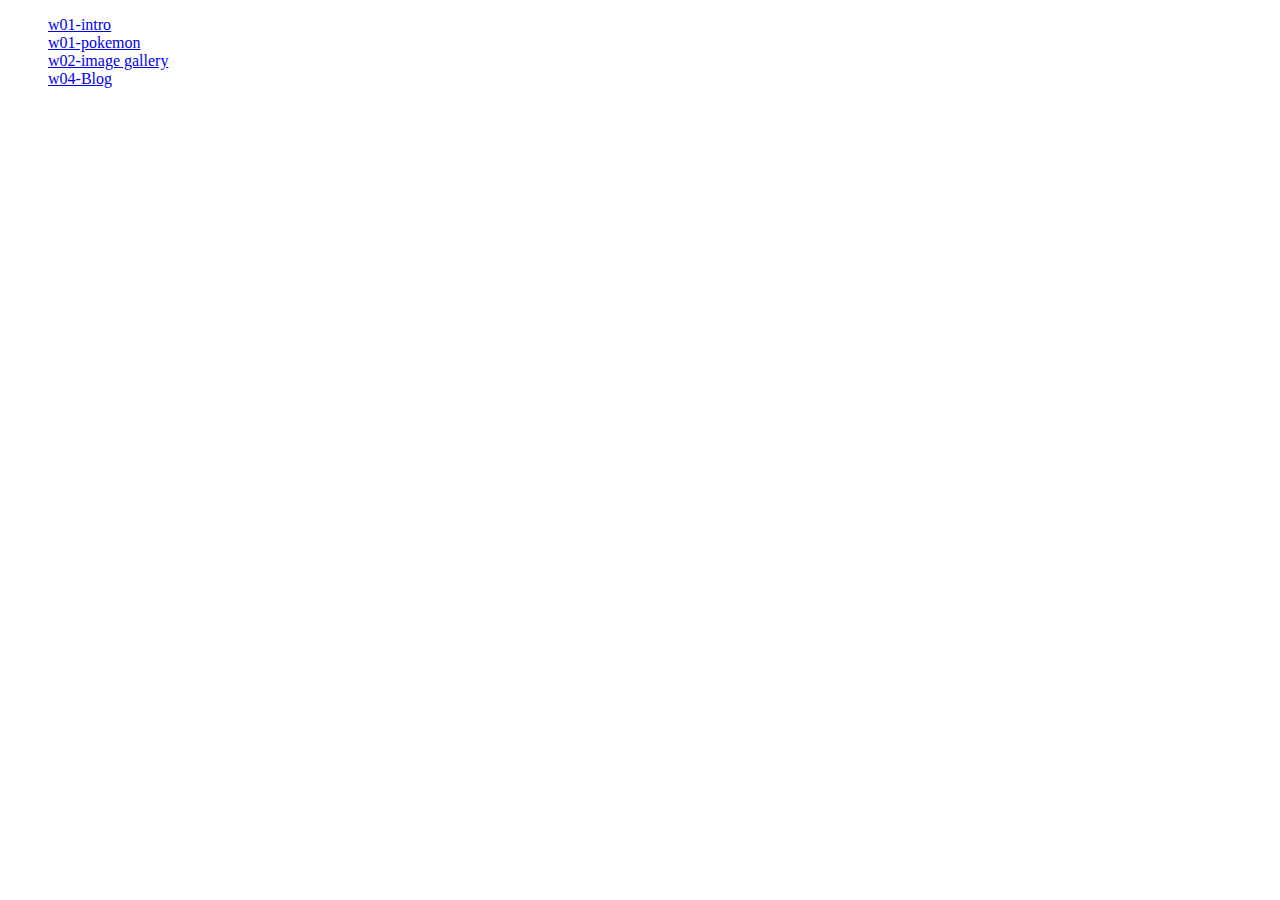
<file: index.html>
<!DOCTYPE html>
<html lang="en">
<head>
    <meta charset="UTF-8">
    <meta http-equiv="X-UA-Compatible" content="IE=edge">
    <meta name="viewport" content="width=device-width, initial-scale=1.0">
    <title>1092 Class Demo</title>
    <style>
        li {
            list-style: none;
        }
    </style>
</head>
<body>
    <ul>
        <li>
            <a href="./w01-intro-pokemon/intro.html">w01-intro</a>
        </li>
        <li>
            <a href="./w01-intro-pokemon/pokemon.html">w01-pokemon</a>
        </li>
        <li>
            <a href="./w02-imgal/imageGallery.html">w02-image gallery</a>
        </li>
        <li>
            <a href="./w04-blog/blog.html">w04-Blog</a>
        </li>
    </ul>
</body>
</html>
</file>
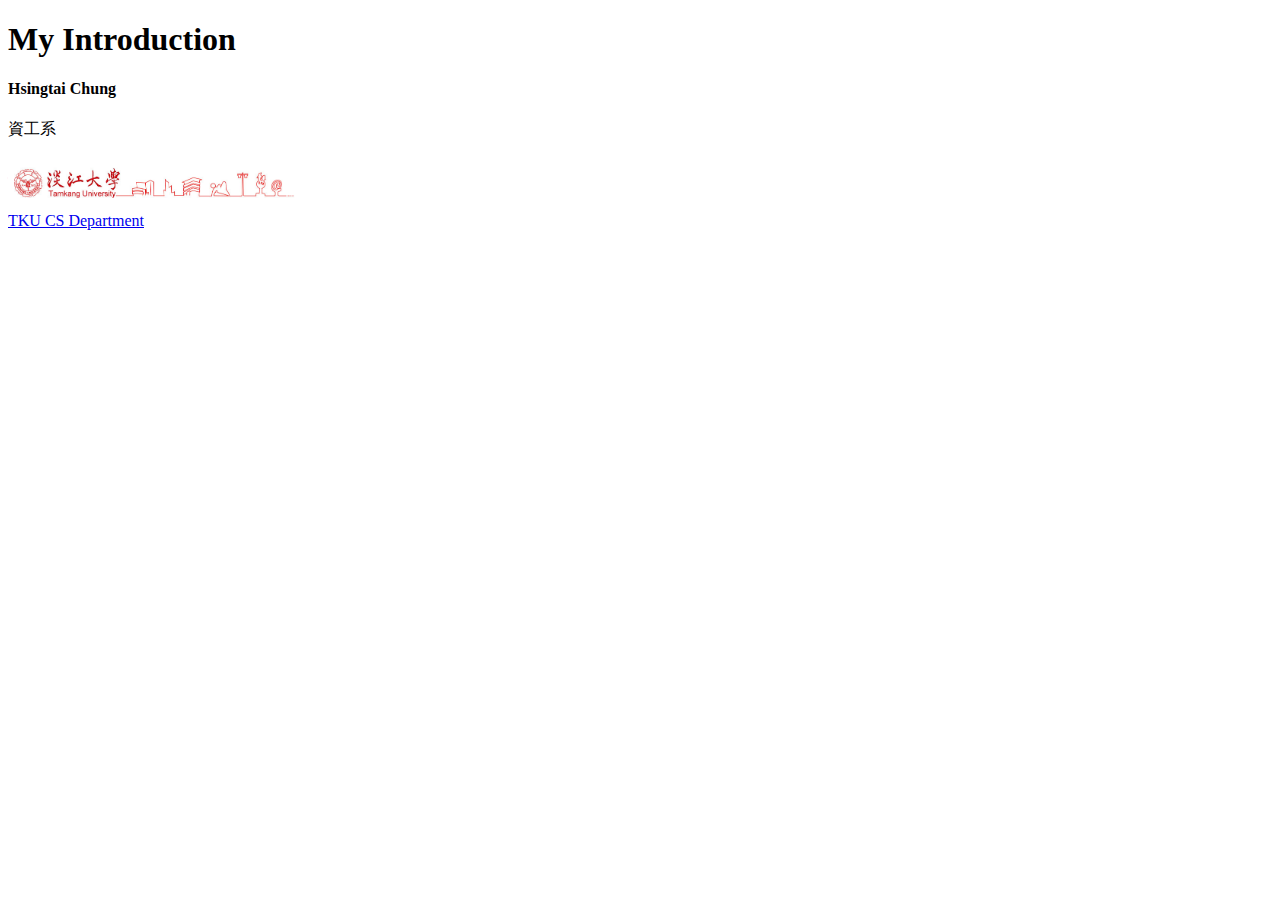
<file: w01-intro-pokemon/intro.html>
<!DOCTYPE html>
<html lang="en">
<head>
    <meta charset="UTF-8">
    <meta name="viewport" content="width=device-width, initial-scale=1.0">
    <title>Introduction</title>
</head>
<body>
    <h1>My Introduction</h1>
    <h4>Hsingtai Chung</h4>
    <p>資工系</p>
    <img src="./tku.PNG" style="width: 300px" alt=""><br>
    <a href="http://www.csie.tku.edu.tw/">TKU CS Department</a>

</body>
</html>
</file>
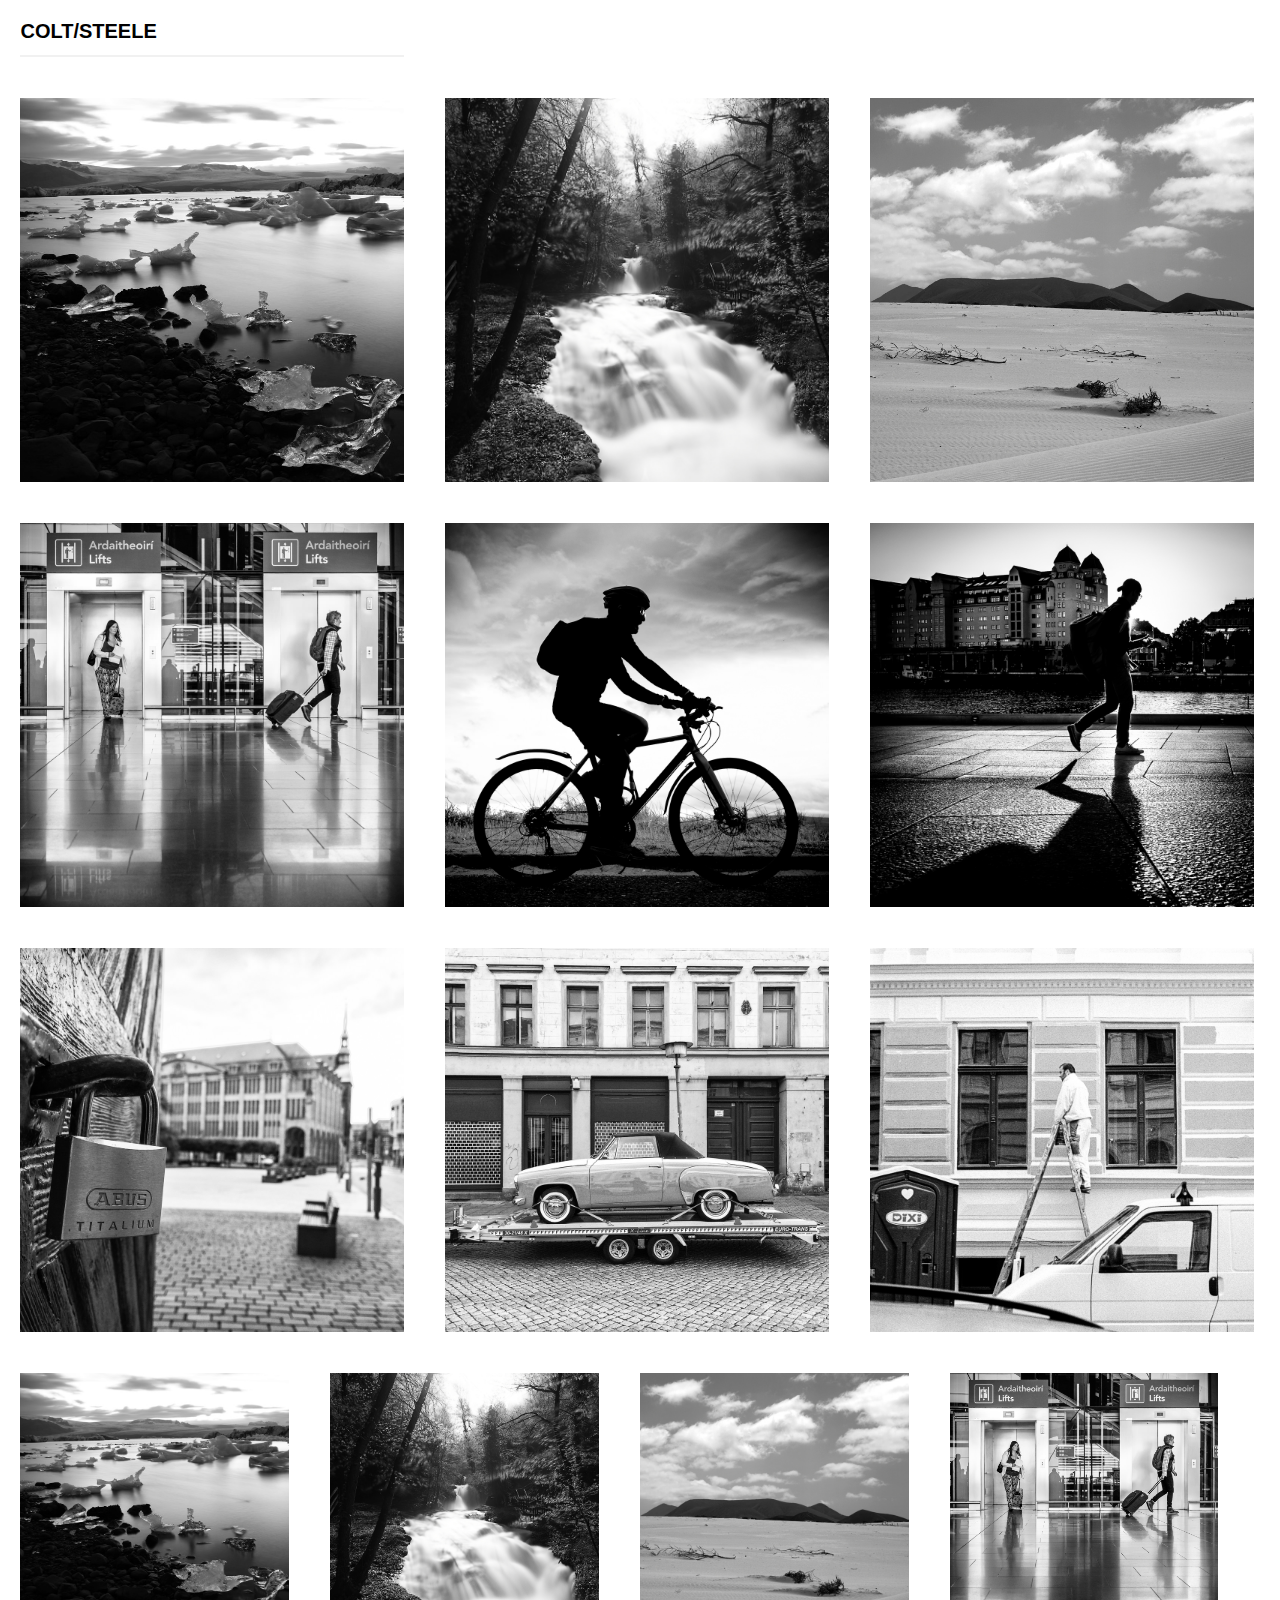
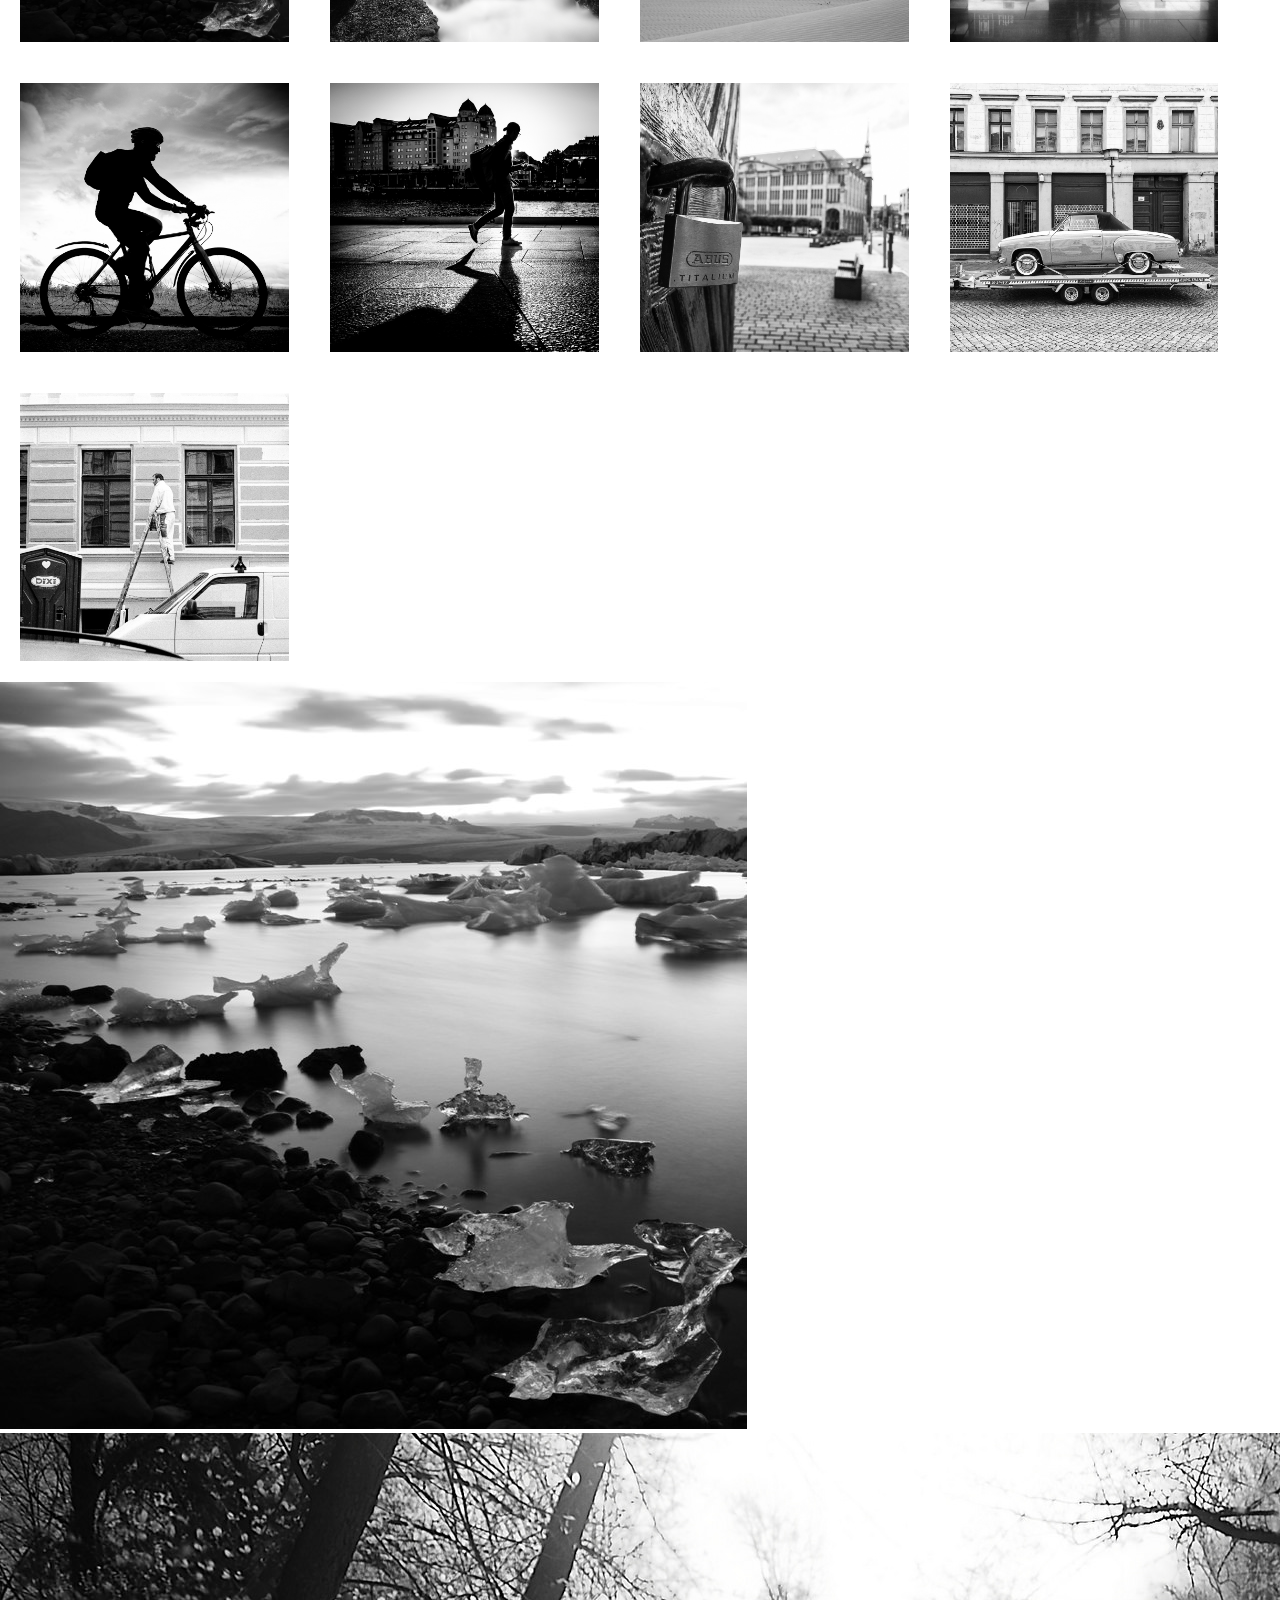
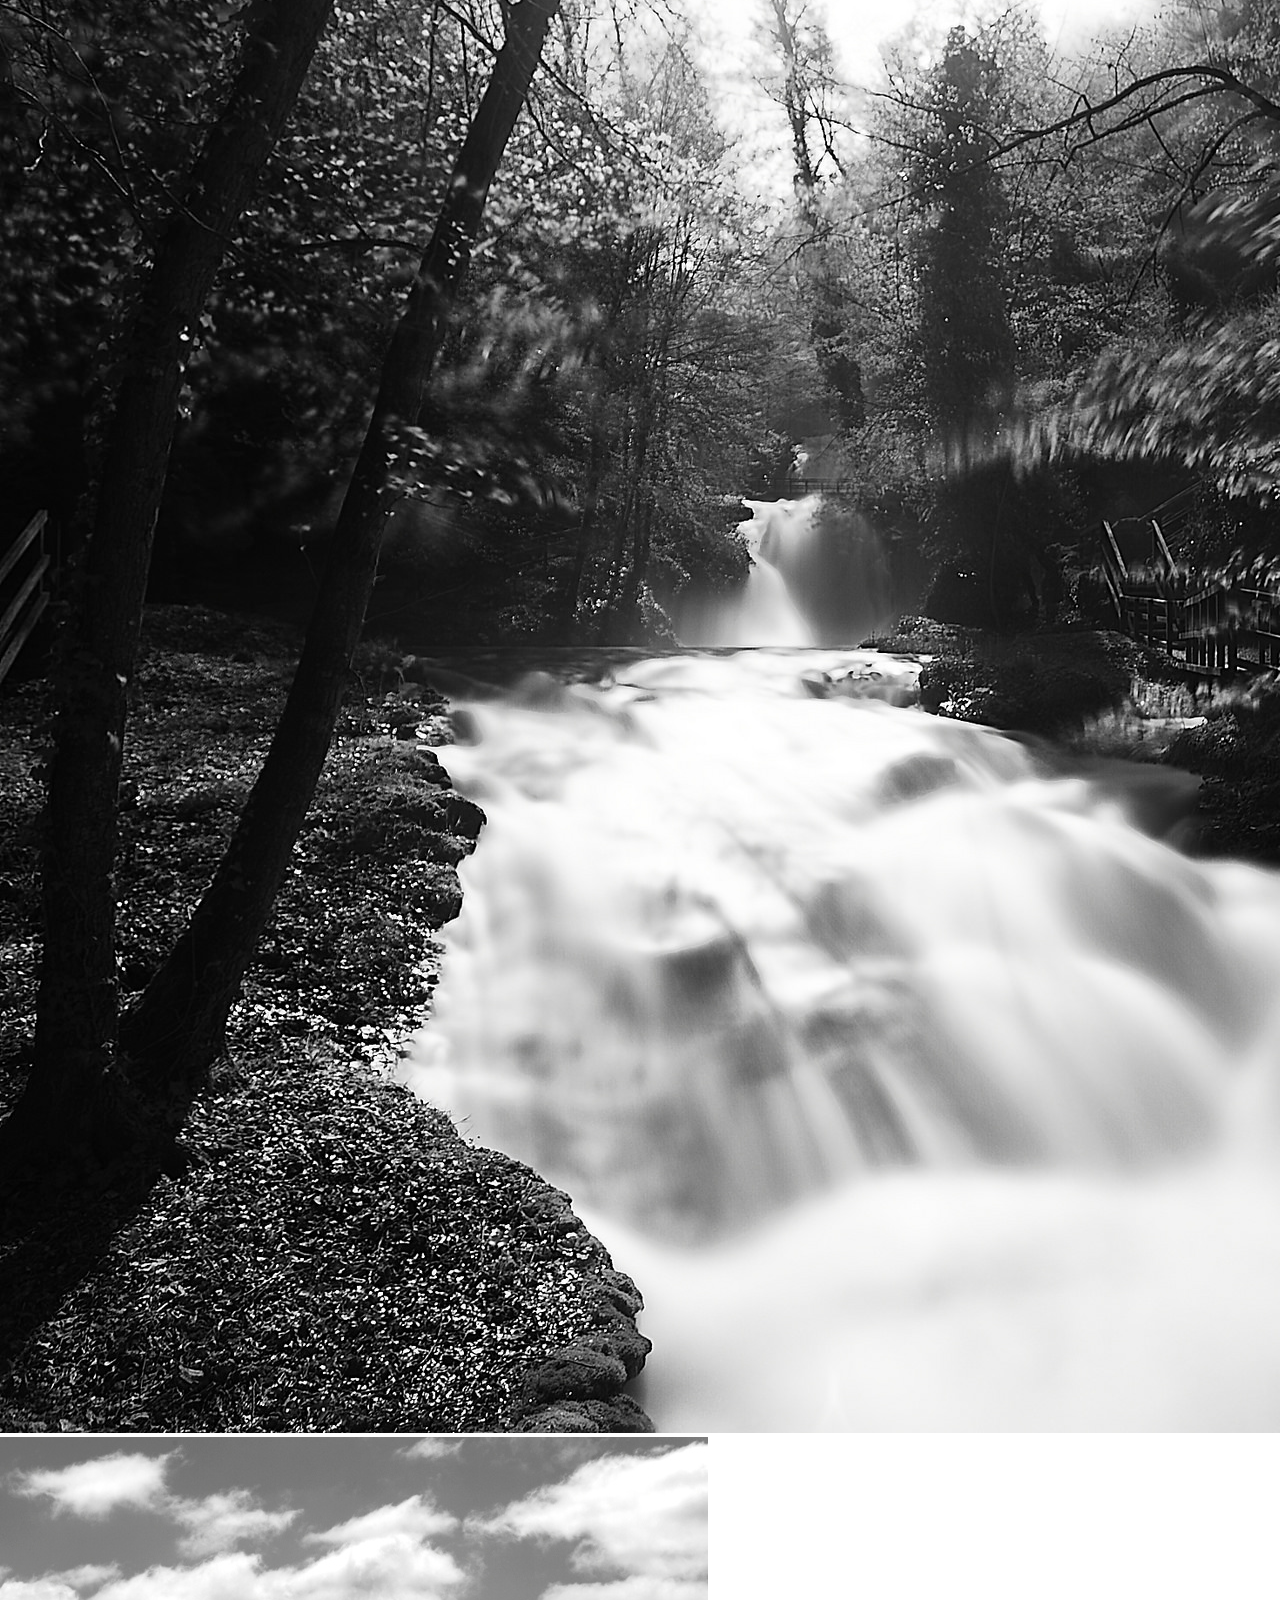
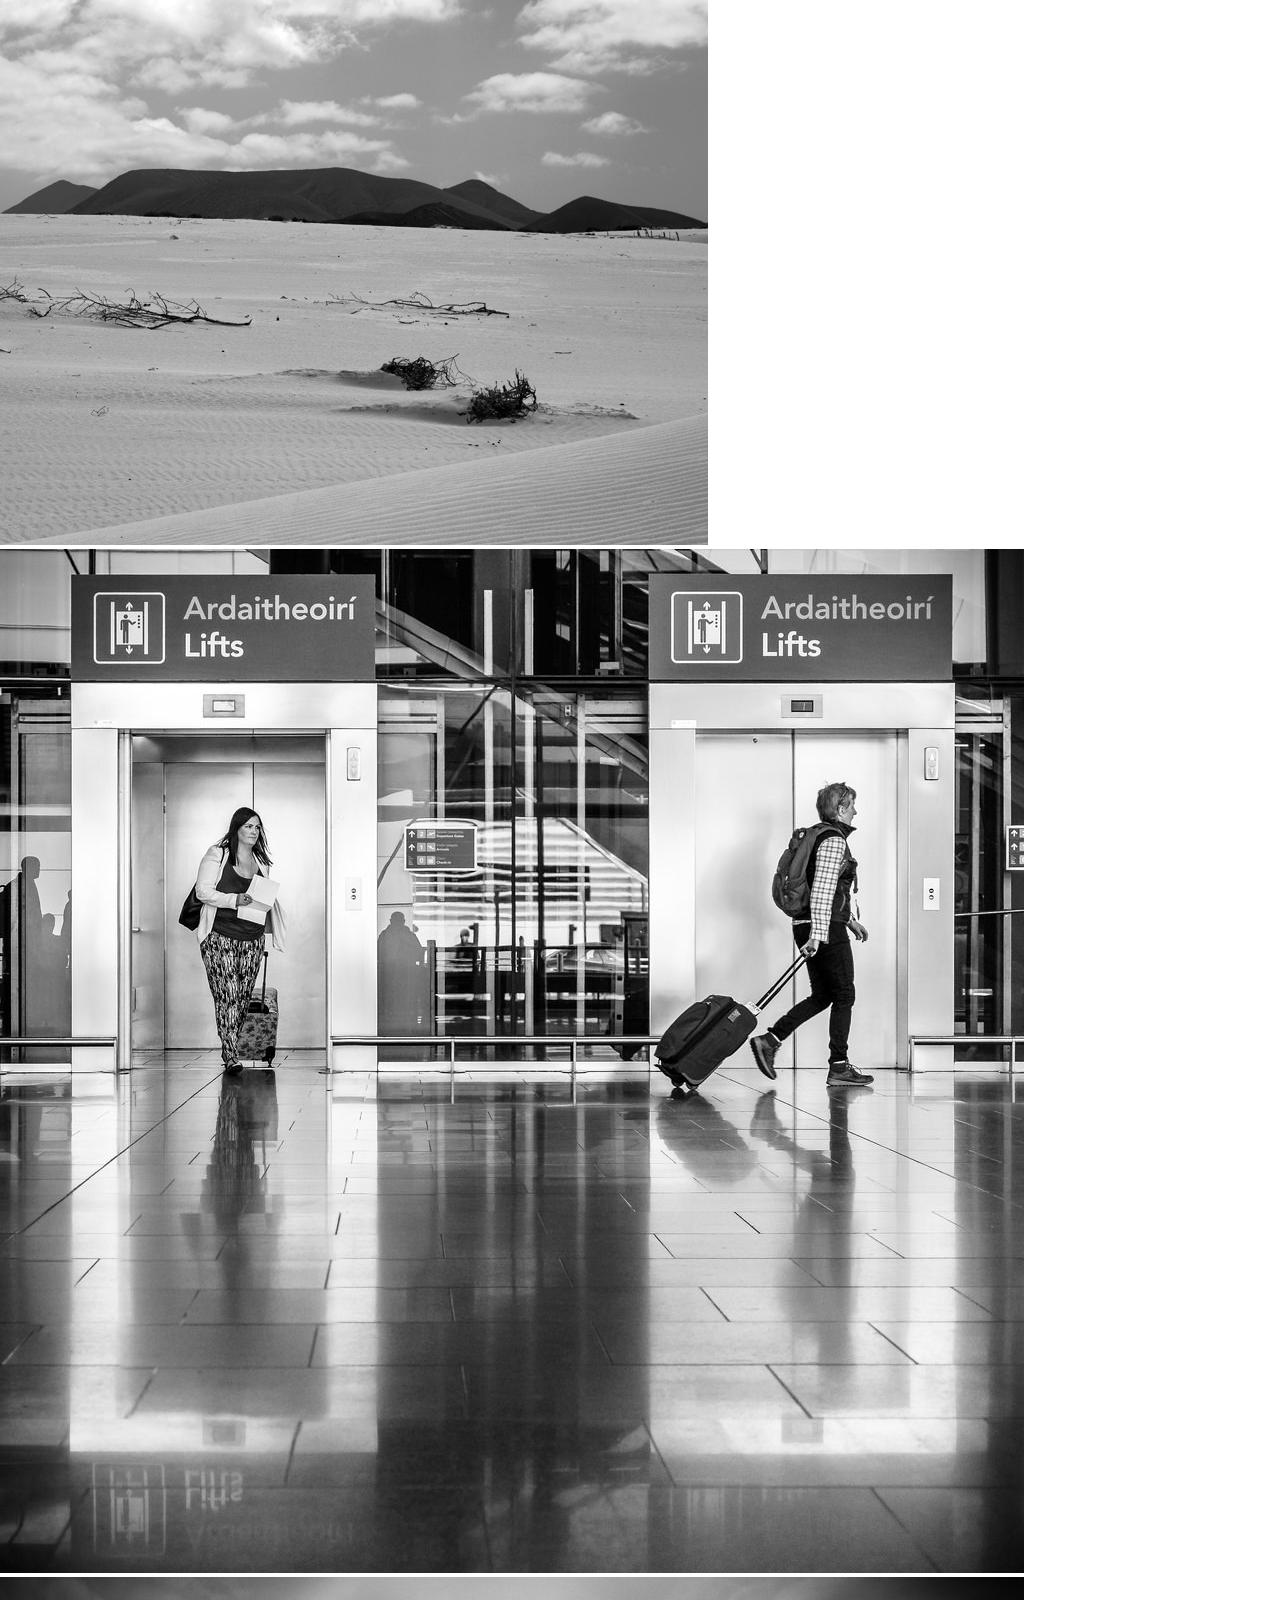
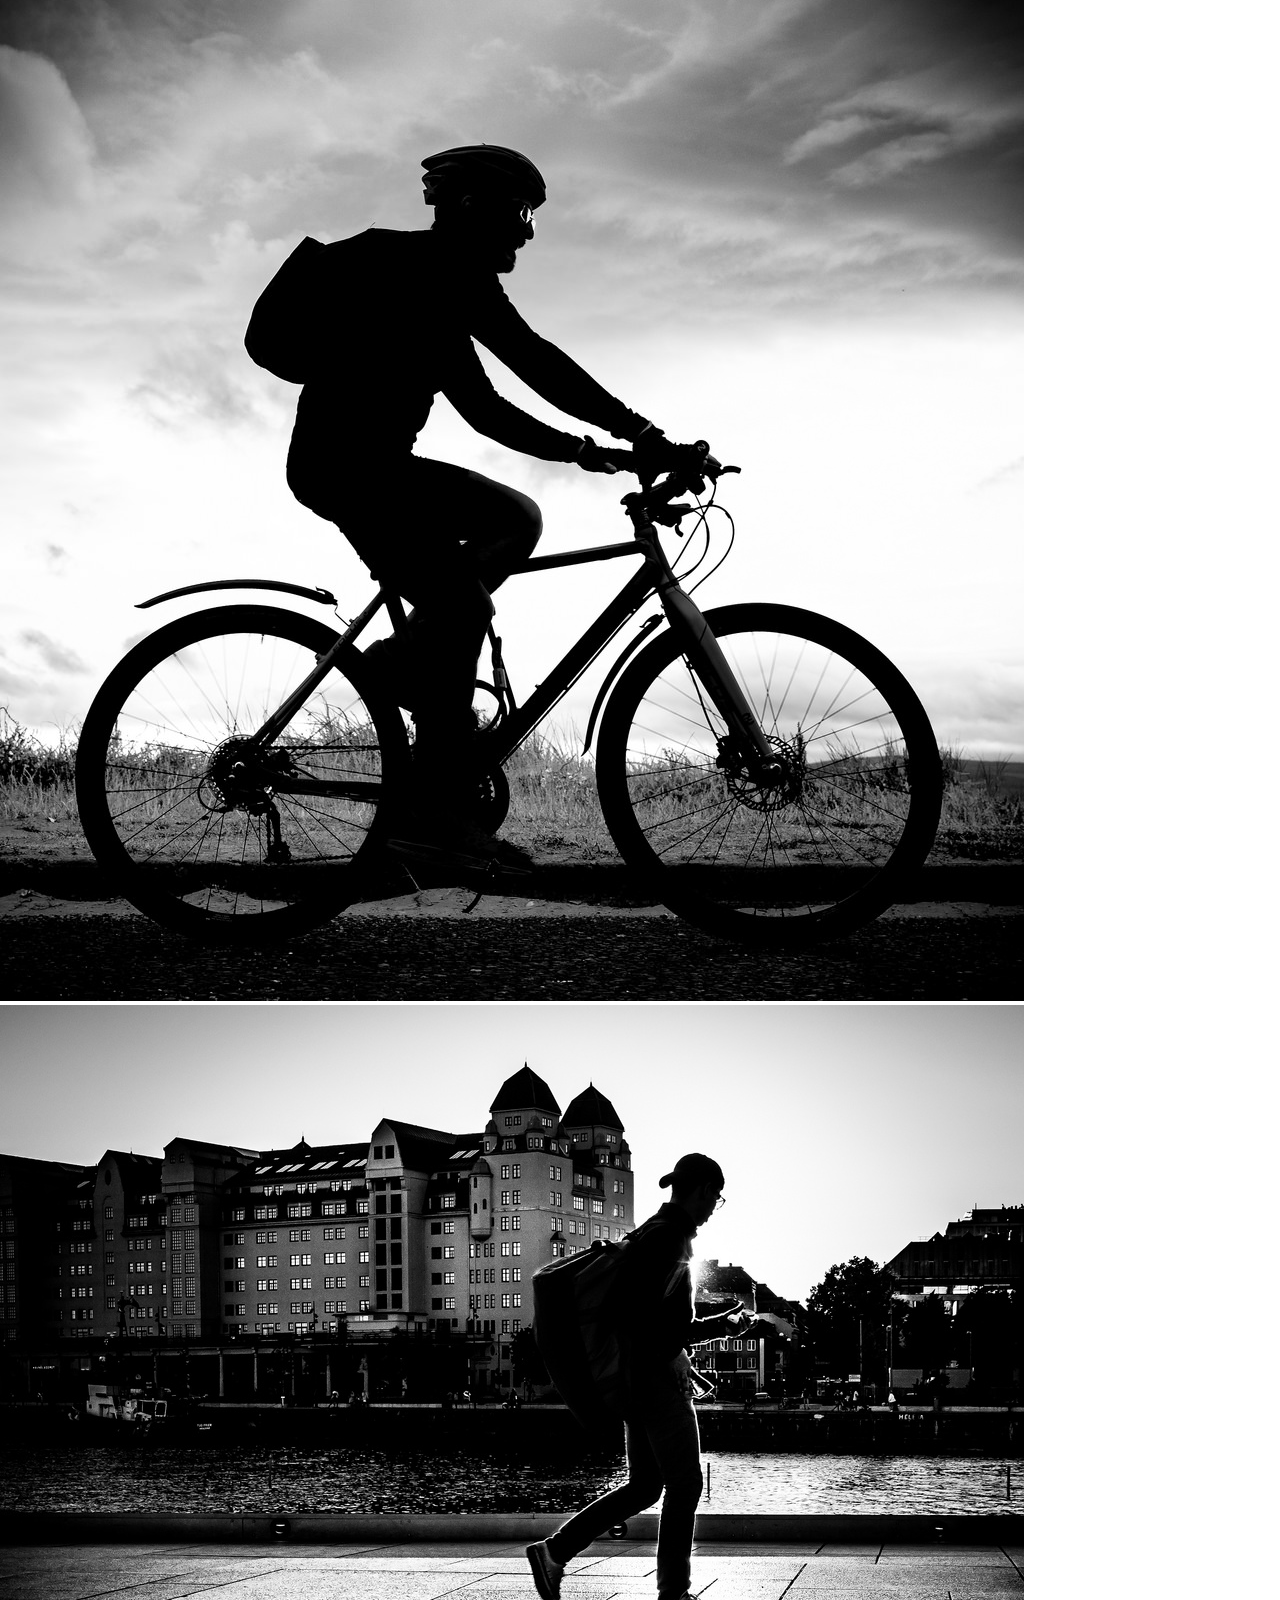
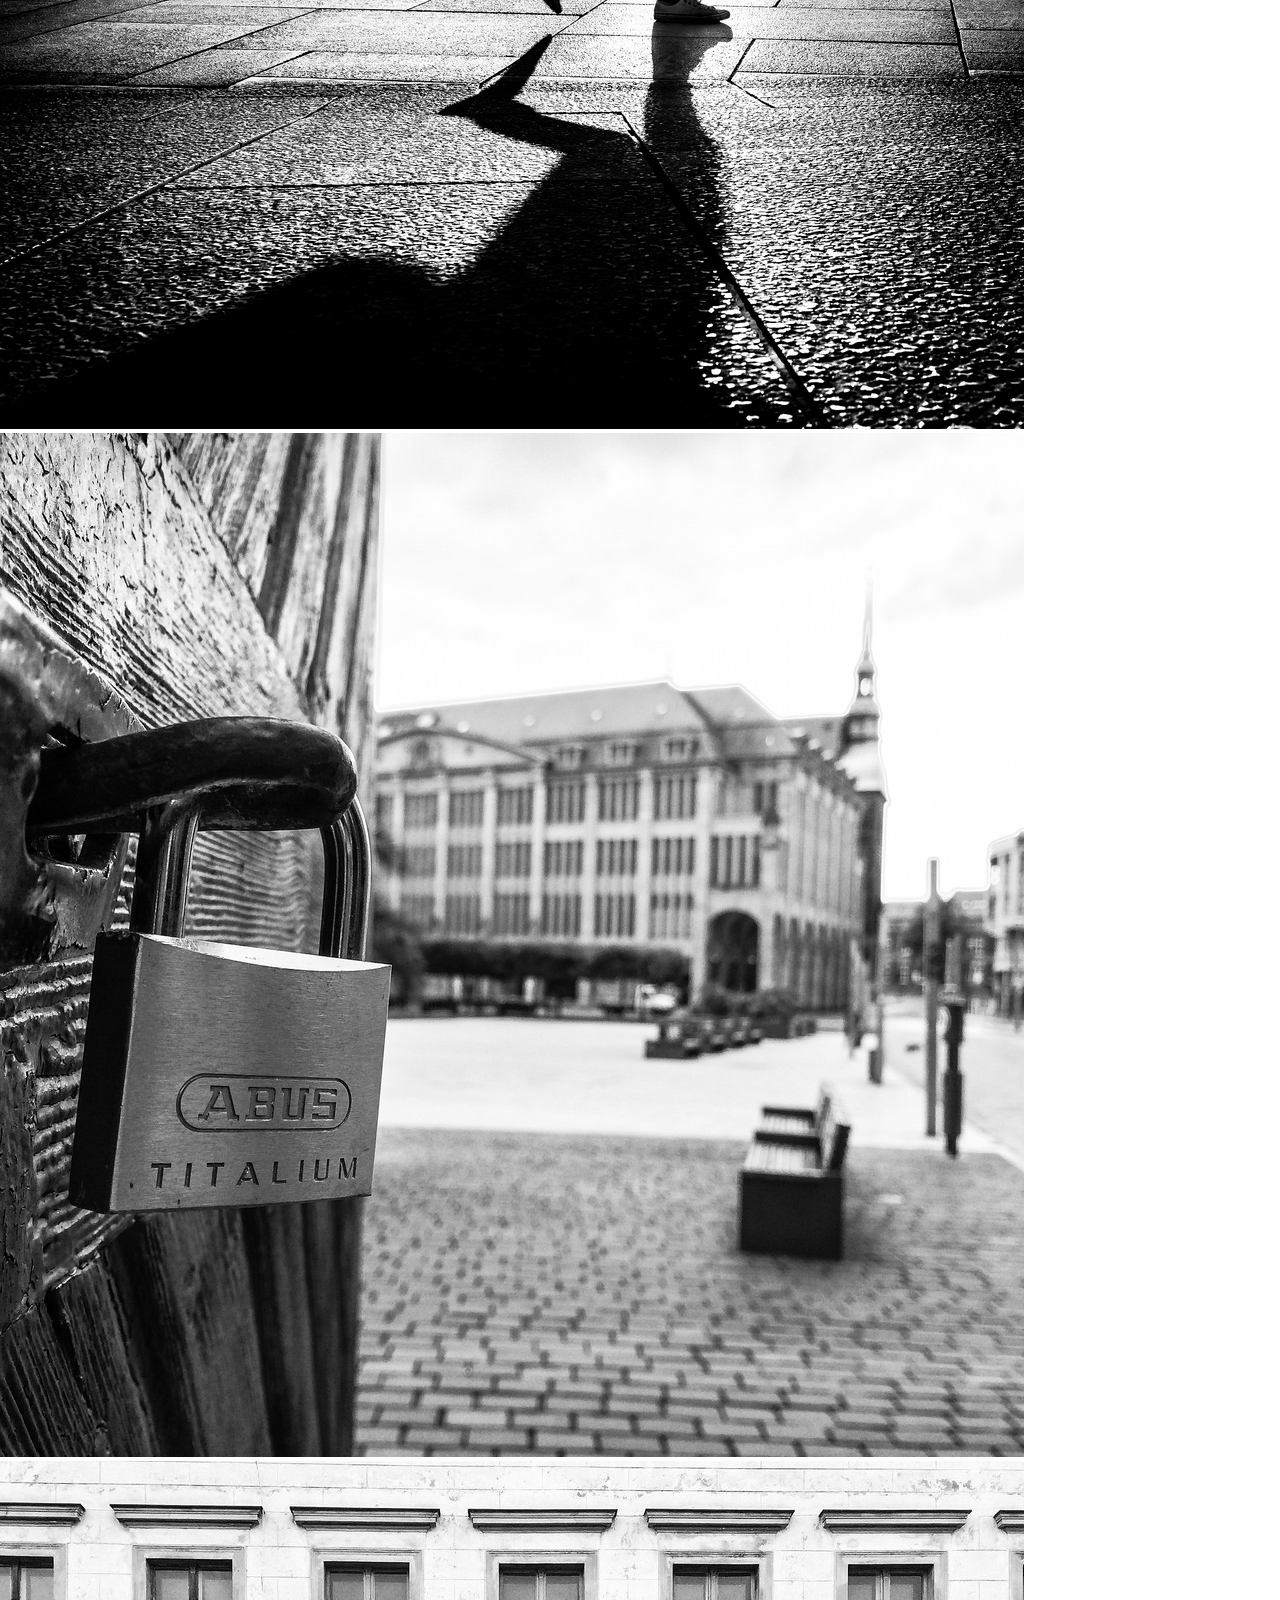
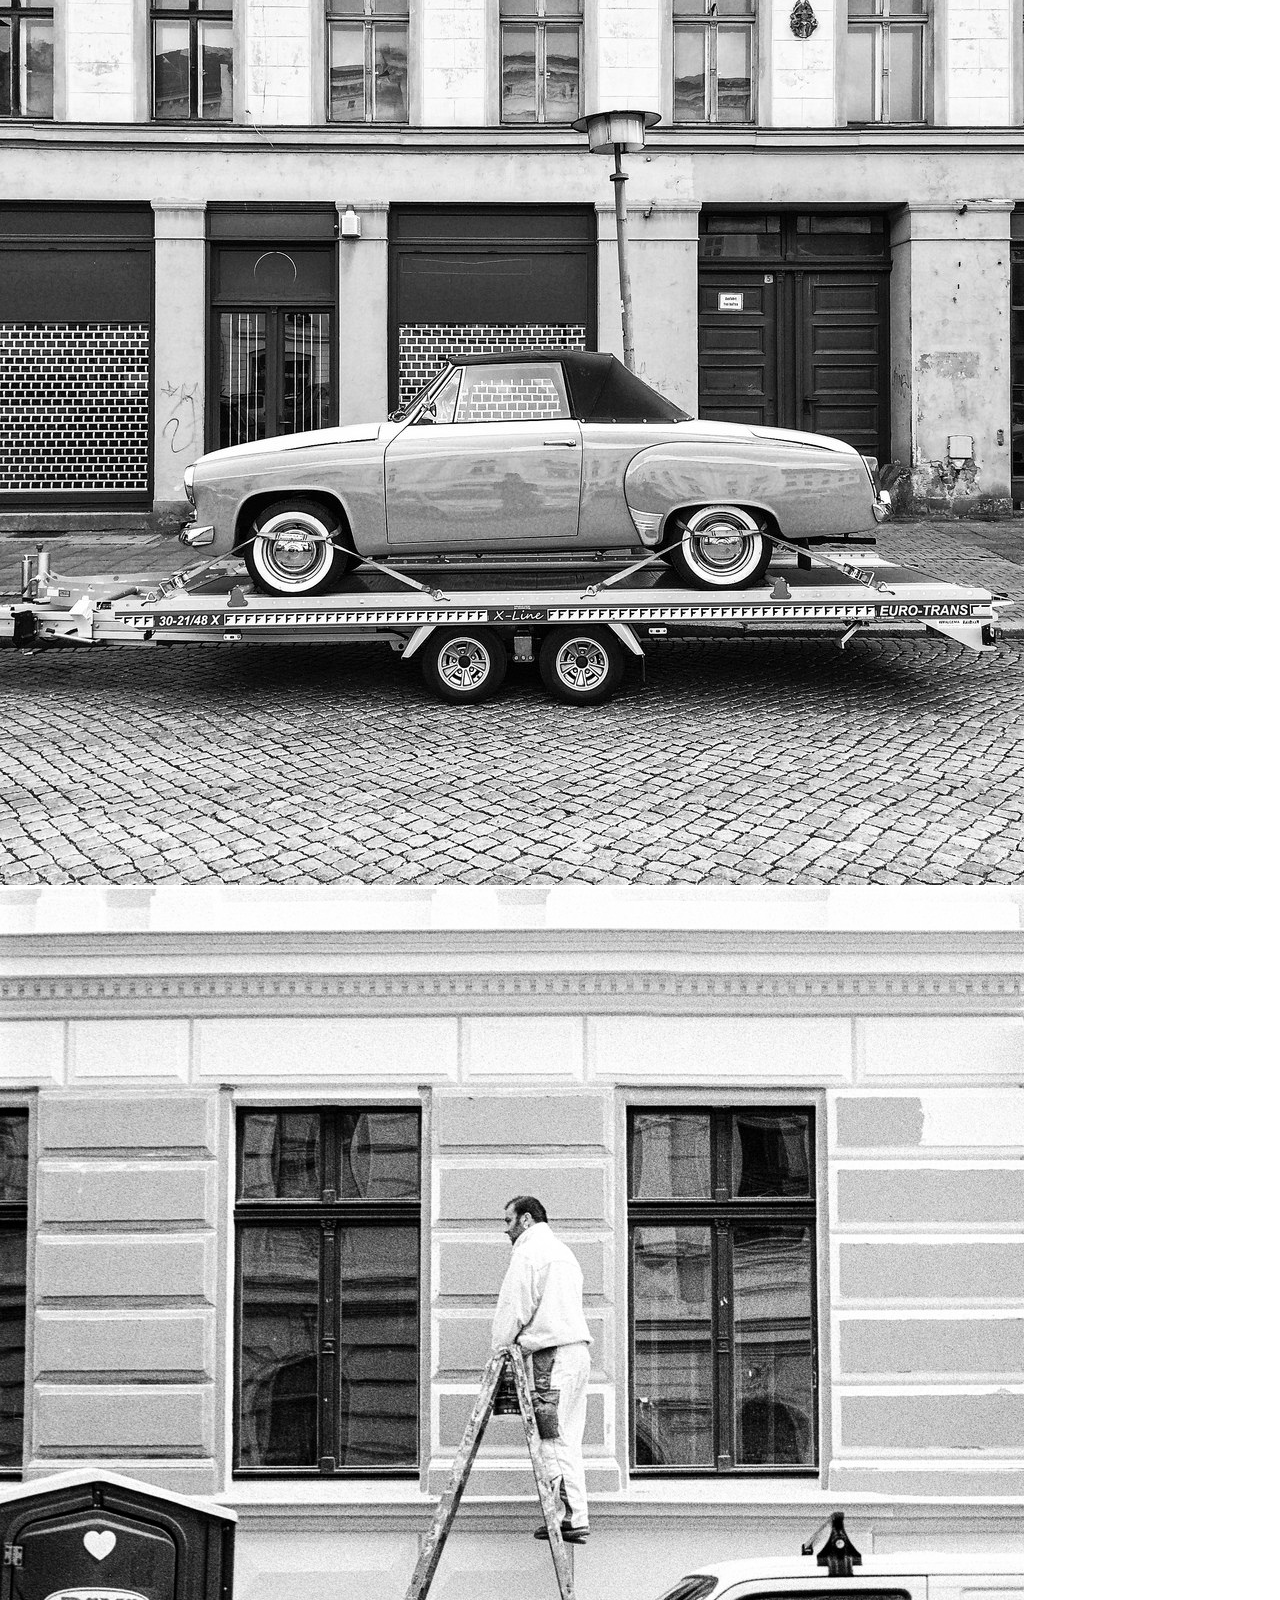
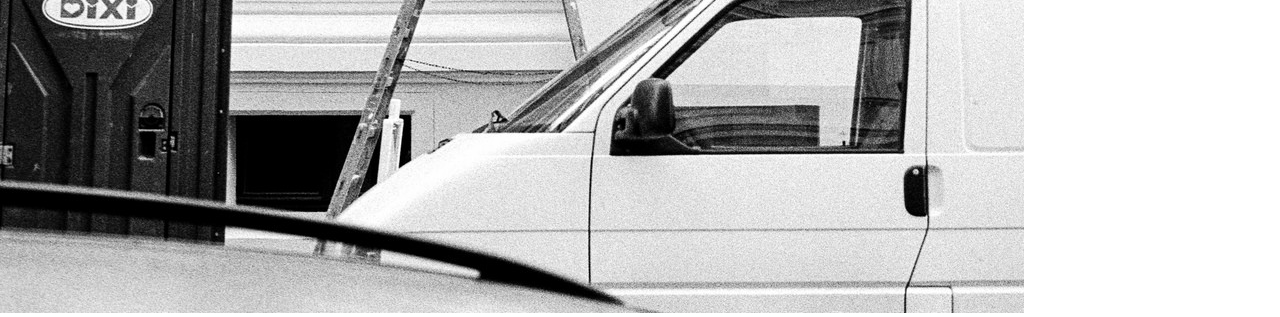
<file: w02-imgal/imageGallery.html>
<!DOCTYPE html>
<html lang="en">
<head>
    <meta charset="UTF-8">
    <meta name="viewport" content="width=device-width, initial-scale=1.0">
    <title>Image Gallery</title>
    <link rel="stylesheet" href="./imageGallery.css">
</head>
<body>
    <p>Colt/Steele</p>
    <div id="line3">
       <img src="./images/img1.jpg" alt="">
       <img src="./images/img2.jpg" alt="">
       <img src="./images/img3.jpg" alt="">
       <img src="./images/img4.jpg" alt="">
       <img src="./images/img5.jpg" alt="">
       <img src="./images/img6.jpg" alt="">
       <img src="./images/img7.jpg" alt="">
       <img src="./images/img8.jpg" alt="">
       <img src="./images/img9.jpg" alt="">
    </div>
    <div id="line4">
        <img src="./images/img1.jpg" alt="">
        <img src="./images/img2.jpg" alt="">
        <img src="./images/img3.jpg" alt="">
        <img src="./images/img4.jpg" alt="">
        <img src="./images/img5.jpg" alt="">
        <img src="./images/img6.jpg" alt="">
        <img src="./images/img7.jpg" alt="">
        <img src="./images/img8.jpg" alt="">
        <img src="./images/img9.jpg" alt="">
     </div>
     <div id="line5">
        <img src="./images/img1.jpg" alt="">
        <img src="./images/img2.jpg" alt="">
        <img src="./images/img3.jpg" alt="">
        <img src="./images/img4.jpg" alt="">
        <img src="./images/img5.jpg" alt="">
        <img src="./images/img6.jpg" alt="">
        <img src="./images/img7.jpg" alt="">
        <img src="./images/img8.jpg" alt="">
        <img src="./images/img9.jpg" alt="">
     </div>
</body>
</html>
</file>
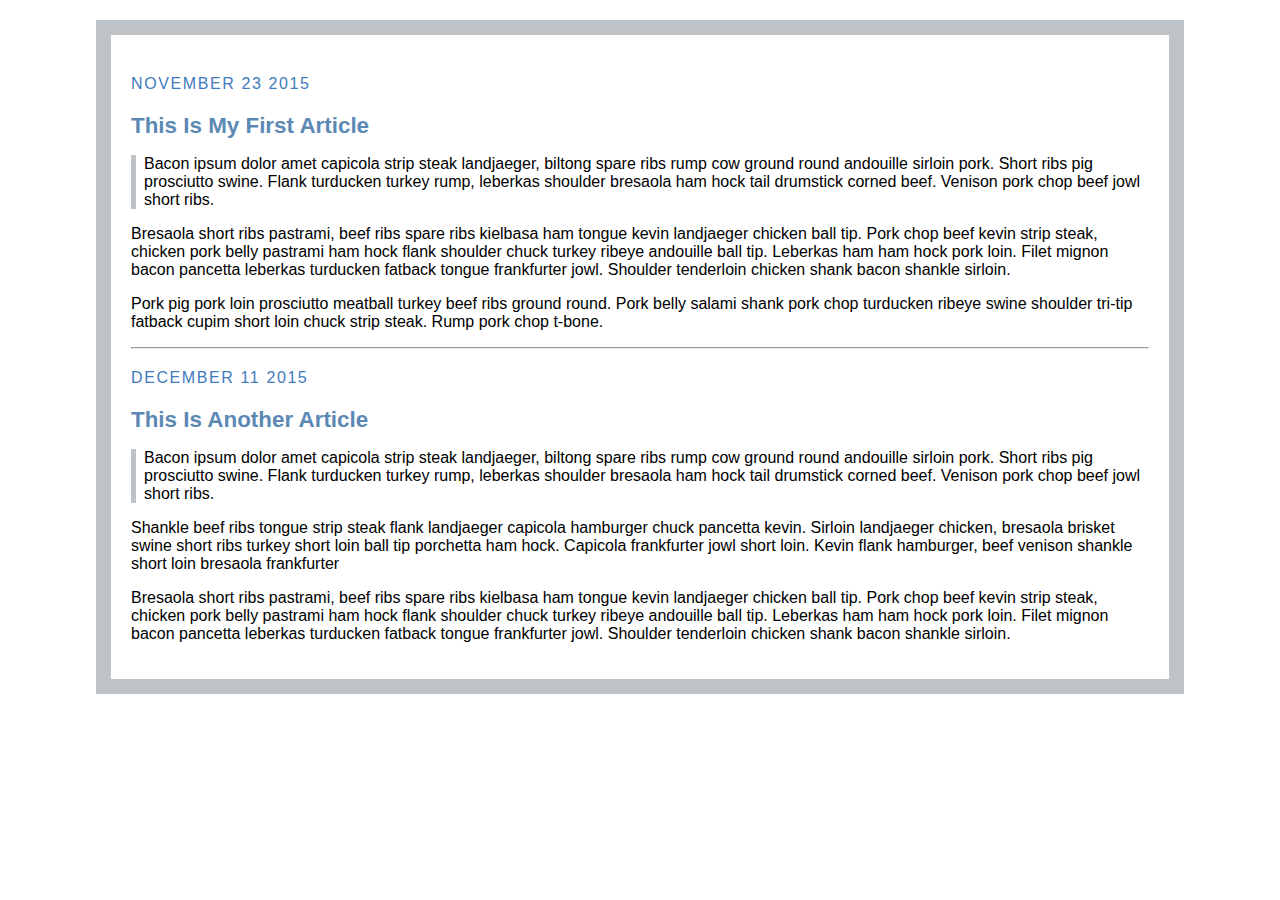
<file: w04-blog/blog.html>
<!DOCTYPE html>
<html>
<head>
	<title>My Blog</title>
	<link rel="stylesheet" type="text/css" href="blog.css">
	<link rel="stylesheet" href="./blog.css">
</head>
<body>

<link href='http://fonts.googleapis.com/css?family=Source+Sans+Pro:400,700,400italic|Source+Code+Pro:400,700' rel='stylesheet' type='text/css'>

<div class="post">
	 
	<div class="date">November 23 2015</div>
	<h2>This Is My First Article</h2>

	<p class="quote">
	Bacon ipsum dolor amet capicola strip steak landjaeger, biltong spare ribs rump cow ground round andouille sirloin pork. Short ribs pig prosciutto swine. Flank turducken turkey rump, leberkas shoulder bresaola ham hock tail drumstick corned beef. Venison pork chop beef jowl short ribs.
	</p>

	<p class="post-info">Bresaola short ribs pastrami, beef ribs spare ribs kielbasa ham tongue kevin landjaeger chicken ball tip. Pork chop beef kevin strip steak, chicken pork belly pastrami ham hock flank shoulder chuck turkey ribeye andouille ball tip. Leberkas ham ham hock pork loin. Filet mignon bacon pancetta leberkas turducken fatback tongue frankfurter jowl. Shoulder tenderloin chicken shank bacon shankle sirloin.</p>

	<p class="post-info">Pork pig pork loin prosciutto meatball turkey beef ribs ground round. Pork belly salami shank pork chop turducken ribeye swine shoulder tri-tip fatback cupim short loin chuck strip steak. Rump pork chop t-bone.</p>
	
</div>

<!-- <hr> -->
<hr>

<div class="post">
	<div class="date">December 11 2015</div>
	<h2>This Is Another Article</h2>

	<p class="quote">
	Bacon ipsum dolor amet capicola strip steak landjaeger, biltong spare ribs rump cow ground round andouille sirloin pork. Short ribs pig prosciutto swine. Flank turducken turkey rump, leberkas shoulder bresaola ham hock tail drumstick corned beef. Venison pork chop beef jowl short ribs.
	</p>

	<p class="post-info">Shankle beef ribs tongue strip steak flank landjaeger capicola hamburger chuck pancetta kevin. Sirloin landjaeger chicken, bresaola brisket swine short ribs turkey short loin ball tip porchetta ham hock. Capicola frankfurter jowl short loin. Kevin flank hamburger, beef venison shankle short loin bresaola frankfurter</p>

	<p class="post-info">Bresaola short ribs pastrami, beef ribs spare ribs kielbasa ham tongue kevin landjaeger chicken ball tip. Pork chop beef kevin strip steak, chicken pork belly pastrami ham hock flank shoulder chuck turkey ribeye andouille ball tip. Leberkas ham ham hock pork loin. Filet mignon bacon pancetta leberkas turducken fatback tongue frankfurter jowl. Shoulder tenderloin chicken shank bacon shankle sirloin.</p>
</div>

</body>
</html>
</file>
<file: w02-imgal/imageGallery.css>
* {
  margin: 0;
  padding: 0;
  box-sizing: border-box;
}

#line3,
#line4 {
  display: flex;
  flex-wrap: wrap;
}

#line3 img {
  width: 30%;
  margin: 1.6%;
}

#line4 img {
  width: 21%;
  margin: 1.6%;
}

p {
  text-transform: uppercase;
  font-family: Arial, Helvetica, sans-serif;
  font-size: 20px;
  font-weight: 600;
  border-bottom: 2px solid #f1f1f1;
  width: 30%;
  padding-bottom: 12px;
  margin: 1.6%;
}
</file>
<file: w04-blog/blog.css>
* {
  padding: 0;
  margin: 0;
  box-sizing: border-box;
}

body {
  border: 15px solid #bdc3c7;
  padding: 20px;
  margin: 20px auto;
  width: 85%;
  font-family: Verdana, Geneva, Tahoma, sans-serif;
  font-size: 16px;
}

.date {
  color: #417bbd;
  text-transform: uppercase;
  letter-spacing: 0.1rem;
  padding: 20px 0;
}

.post h2 {
  font-size: 1.4rem;
  font-weight: bold;
  color: #5c89b4;
  padding-bottom: 1rem;
}

.post .quote {
  border-left: 5px solid #bdc3c7;
  padding-left: 8px;
}

.post-info {
  margin-top: 1rem;
}

.post {
  margin-bottom: 1rem;
}
</file>
